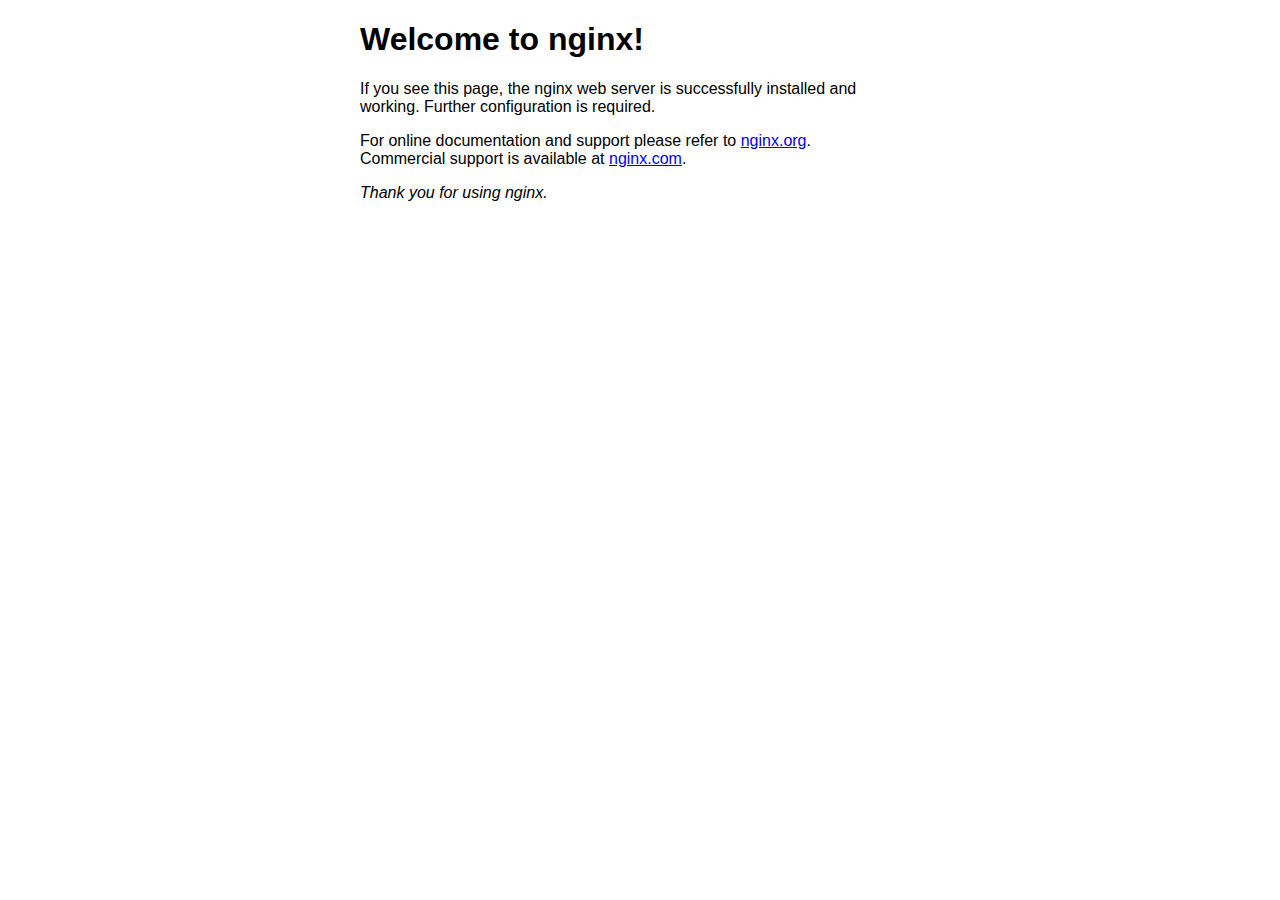
<file: nginx/html/index.html>
<!DOCTYPE html>
<html>
<head>
<title>Welcome to nginx!</title>
<style>
    body {
        width: 35em;
        margin: 0 auto;
        font-family: Tahoma, Verdana, Arial, sans-serif;
    }
</style>
</head>
<body>
<h1>Welcome to nginx!</h1>
<p>If you see this page, the nginx web server is successfully installed and
working. Further configuration is required.</p>

<p>For online documentation and support please refer to
<a href="http://nginx.org/">nginx.org</a>.<br/>
Commercial support is available at
<a href="http://nginx.com/">nginx.com</a>.</p>

<p><em>Thank you for using nginx.</em></p>
</body>
</html>
</file>
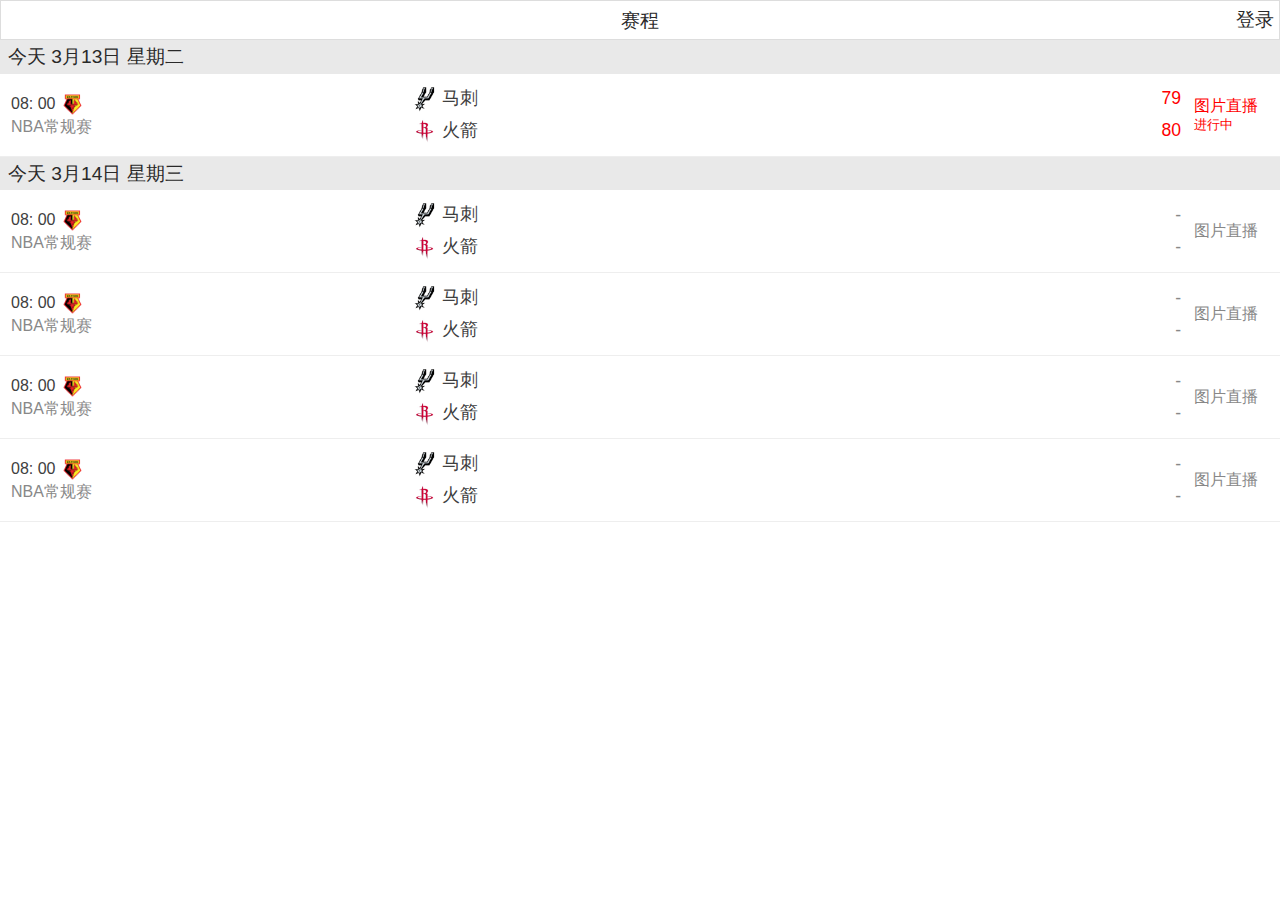
<file: thinkphp/public/static/live/index.html>
<!DOCTYPE html>
<html>
<head>
    <meta charset="utf-8" />
    <meta http-equiv="X-UA-Compatible" content="IE=edge">
    <title>Sinwa图片直播</title>
    <meta name="viewport" content="width=device-width, initial-scale=1, user-scalable=no">
    <meta content="yes" name="apple-mobile-web-app-capable" />
    <meta content="black" name="apple-mobile-web-app-status-bar-style" />
    <meta content="telephone=no" name="format-detection" />
    <meta content="email=no" name="format-detection" />
    <link rel="stylesheet" type="text/css" href="assert/css/reset.css" />
    <link rel="stylesheet" type="text/css" href="assert/css/main.css" />
    <link rel="stylesheet" href="assert/iconfont/iconfont.css">
    <link rel="shortcut icon" href="./favicon.ico">
    <script src="http://apps.bdimg.com/libs/zepto/1.1.4/zepto.min.js"></script>
    <style>
        .match > h2 {
            font-size: 1.2rem;
            color: #292929;
            height: 2.1rem;
            line-height: 2.1rem;
            padding: 0 .5rem;
            background: #e9e9e9;
        }
        .match-item {
            display: flex;
            padding: 6px;
            border-bottom: 1px solid #eee;
        }
        /* .match-item:last-child {
            border: none;
        } */
        .match-item-info, .match-item-teams, .match-item-result {
            height: 70px;
            padding: 5px;
        }
        .match-item-info {
            flex: 1;
            display: flex;
            flex-direction: column;
            justify-content: center;
            color: #888;
            font-size: 1rem;
        }
        .match-item-info .match-time {
            vertical-align: middle;
            color: #404040;
        }
        .match-item-teams {
            flex: 2;
            display: flex;
            flex-direction: column;
            justify-content: center;
            font-size: 1.1rem;
            color: #404040;
        }
        .match-item-teams > div {
            display: flex;
            justify-content: space-between;
            align-items: center;
            vertical-align: middle;
            padding: 3px;
        }
        /*team的比分*/
        .match-item-teams > div span:last-child {
            color: #888;
        }
        .match-item-teams.isLive > div span:last-child {
            color: red;
        }
        /*视频是否处于直播状态*/
        .match-item .match-item-result {
            font-size: .8rem;
            width: 85px;
            display: flex;
            flex-direction: column;
            justify-content: center;
            color: #888;
        }
        .match-item .match-item-result.isLive {
            color: red;
        }
        .match-item .match-item-result > div:first-child {
            font-size: 1rem;
        }
    </style>
</head>
<body>
<div>
    <header class="header">
        赛程
        <!--用户处于登录状态时，将该按钮隐藏-->
        <a href="login.html">
            <!-- <i class="icon iconfont icon-wode my"></i> -->
            <span class="my">登录</span>
        </a>
    </header>
    <div class="content">
        <div class="match">
            <h2>今天 3月13日 星期二</h2>
            <a href="./detail.html">
                <div class="match-item">
                    <div class="match-item-info">
                        <div class="match-time">
                            08: 00
                            <img src="imgs/match.png" width="25px" height="25px" />
                        </div>
                        <div>NBA常规赛</div>
                    </div>
                    <div class="match-item-teams isLive">
                        <div>
								<span>
									<img src="imgs/team1.png" width="25px" height="25px" />
									马刺
								</span>
                            <span>79</span>
                        </div>
                        <div>
								<span>
									<img src="imgs/team2.png" width="25px" height="25px" />
									火箭
								</span>
                            <span>80</span>
                        </div>
                    </div>
                    <div class="match-item-result isLive">
                        <div>图片直播</div>
                        <div>进行中</div>
                    </div>
                </div>
            </a>
        </div>
        <div class="match">
            <h2>今天 3月14日 星期三</h2>

            <a href="./detail.html">
                <div class="match-item">
                    <div class="match-item-info normal-font">
                        <div class="match-time">
                            08: 00
                            <img src="imgs/match.png" width="25px" height="25px" />
                        </div>
                        <div>NBA常规赛</div>
                    </div>
                    <div class="match-item-teams">
                        <div>
								<span>
									<img src="imgs/team1.png" width="25px" height="25px" /> 马刺
								</span>
                            <span>-</span>
                        </div>
                        <div>
								<span>
									<img src="imgs/team2.png" width="25px" height="25px" /> 火箭
								</span>
                            <span>-</span>
                        </div>
                    </div>
                    <div class="match-item-result">
                        <div>图片直播</div>
                    </div>
                </div>
            </a>
            <a href="./detail.html">
                <div class="match-item">
                    <div class="match-item-info normal-font">
                        <div class="match-time">
                            08: 00
                            <img src="imgs/match.png" width="25px" height="25px" />
                        </div>
                        <div>NBA常规赛</div>
                    </div>
                    <div class="match-item-teams">
                        <div>
								<span>
									<img src="imgs/team1.png" width="25px" height="25px" /> 马刺
								</span>
                            <span>-</span>
                        </div>
                        <div>
								<span>
									<img src="imgs/team2.png" width="25px" height="25px" /> 火箭
								</span>
                            <span>-</span>
                        </div>
                    </div>
                    <div class="match-item-result">
                        <div>图片直播</div>
                    </div>
                </div>
            </a>
            <a href="./detail.html">
                <div class="match-item">
                    <div class="match-item-info normal-font">
                        <div class="match-time">
                            08: 00
                            <img src="imgs/match.png" width="25px" height="25px" />
                        </div>
                        <div>NBA常规赛</div>
                    </div>
                    <div class="match-item-teams">
                        <div>
								<span>
									<img src="imgs/team1.png" width="25px" height="25px" /> 马刺
								</span>
                            <span>-</span>
                        </div>
                        <div>
								<span>
									<img src="imgs/team2.png" width="25px" height="25px" /> 火箭
								</span>
                            <span>-</span>
                        </div>
                    </div>
                    <div class="match-item-result">
                        <div>图片直播</div>
                    </div>
                </div>
            </a>
            <a href="detail.html">
                <div class="match-item">
                    <div class="match-item-info normal-font">
                        <div class="match-time">
                            08: 00
                            <img src="imgs/match.png" width="25px" height="25px" />
                        </div>
                        <div>NBA常规赛</div>
                    </div>
                    <div class="match-item-teams">
                        <div>
								<span>
									<img src="imgs/team1.png" width="25px" height="25px" /> 马刺
								</span>
                            <span>-</span>
                        </div>
                        <div>
								<span>
									<img src="imgs/team2.png" width="25px" height="25px" /> 火箭
								</span>
                            <span>-</span>
                        </div>
                    </div>
                    <div class="match-item-result">
                        <div>图片直播</div>
                    </div>
                </div>
            </a>
        </div>
    </div>
</div>
</body>
</html>
</file>
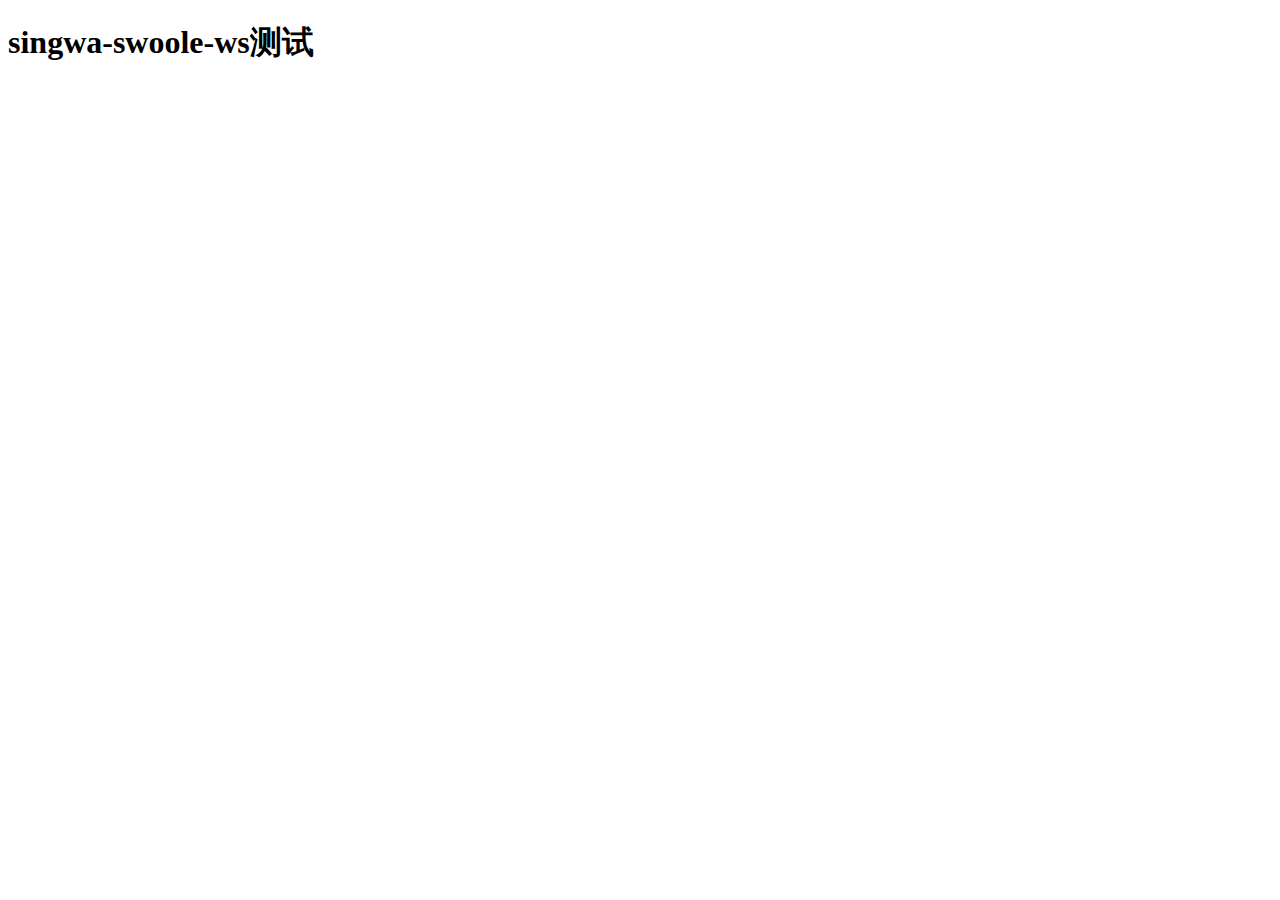
<file: demo/data/ws_client.html>
<!DOCTYPE html>
<html lang="en">
<head>
    <meta charset="UTF-8">
    <title>Title</title>
</head>
<body>
<h1>singwa-swoole-ws测试</h1>
<script>
    var wsUrl = "ws://127.0.0.1:8812";
    var websocket = new WebSocket(wsUrl);

    //实例对象的 onopen 属性
    websocket.onopen = function (evt) {
        websocket.send("hello world");
        console.log("connected-swoole-success");
    }

    //实例化 onmessage
    websocket.onmessage = function (evt) {
        console.log("ws-server-return-date:" + evt.data);
    }

    //实例化 onclose
    websocket.onclose = function (evt) {
        console.log("close")
    }

    //onerror
    websocket.onerror = function (evt, e) {
        console.log("error:" + evt.data);
    }

</script>
</body>
</html>
</file>
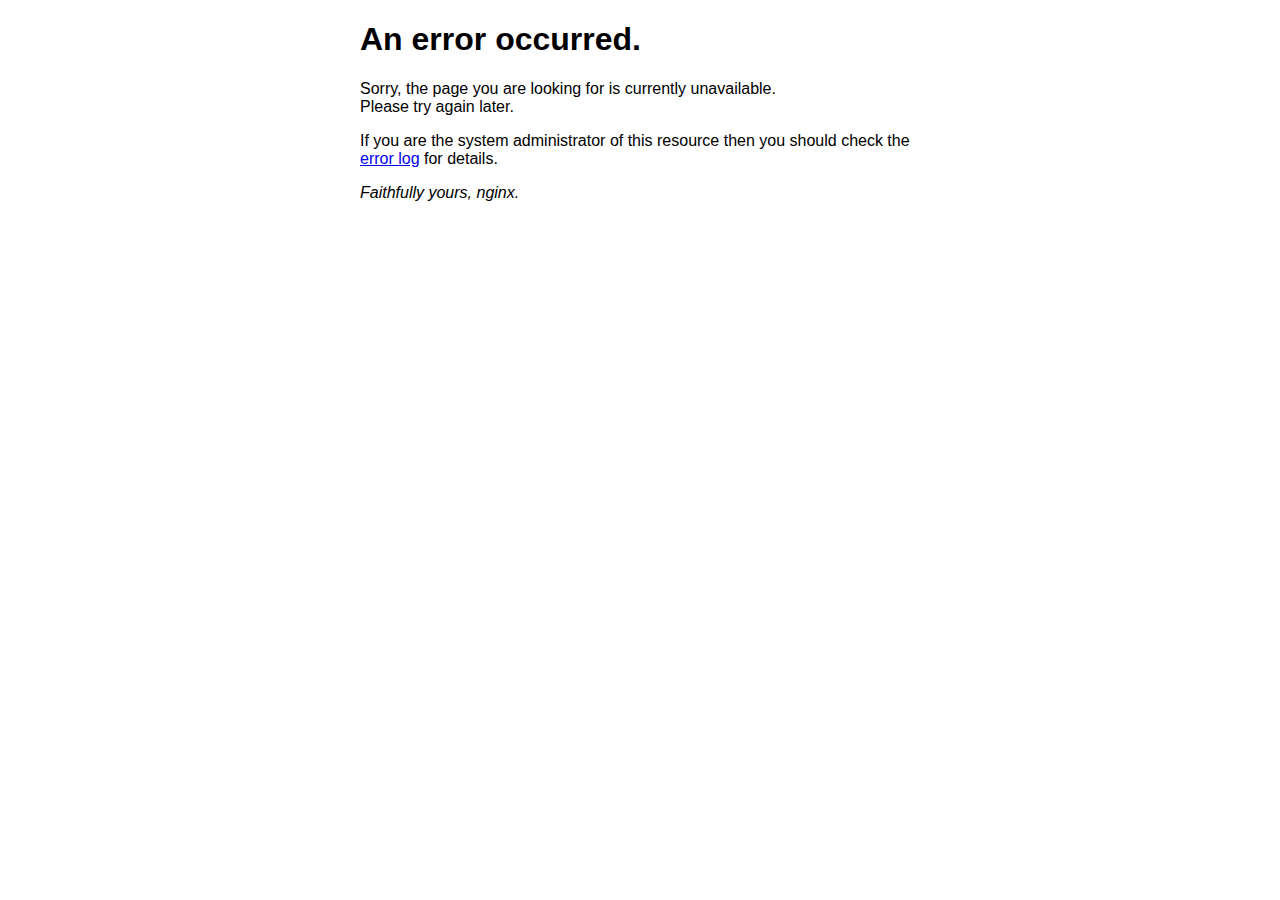
<file: nginx/html/50x.html>
<!DOCTYPE html>
<html>
<head>
<title>Error</title>
<style>
    body {
        width: 35em;
        margin: 0 auto;
        font-family: Tahoma, Verdana, Arial, sans-serif;
    }
</style>
</head>
<body>
<h1>An error occurred.</h1>
<p>Sorry, the page you are looking for is currently unavailable.<br/>
Please try again later.</p>
<p>If you are the system administrator of this resource then you should check
the <a href="http://nginx.org/r/error_log">error log</a> for details.</p>
<p><em>Faithfully yours, nginx.</em></p>
</body>
</html>
</file>
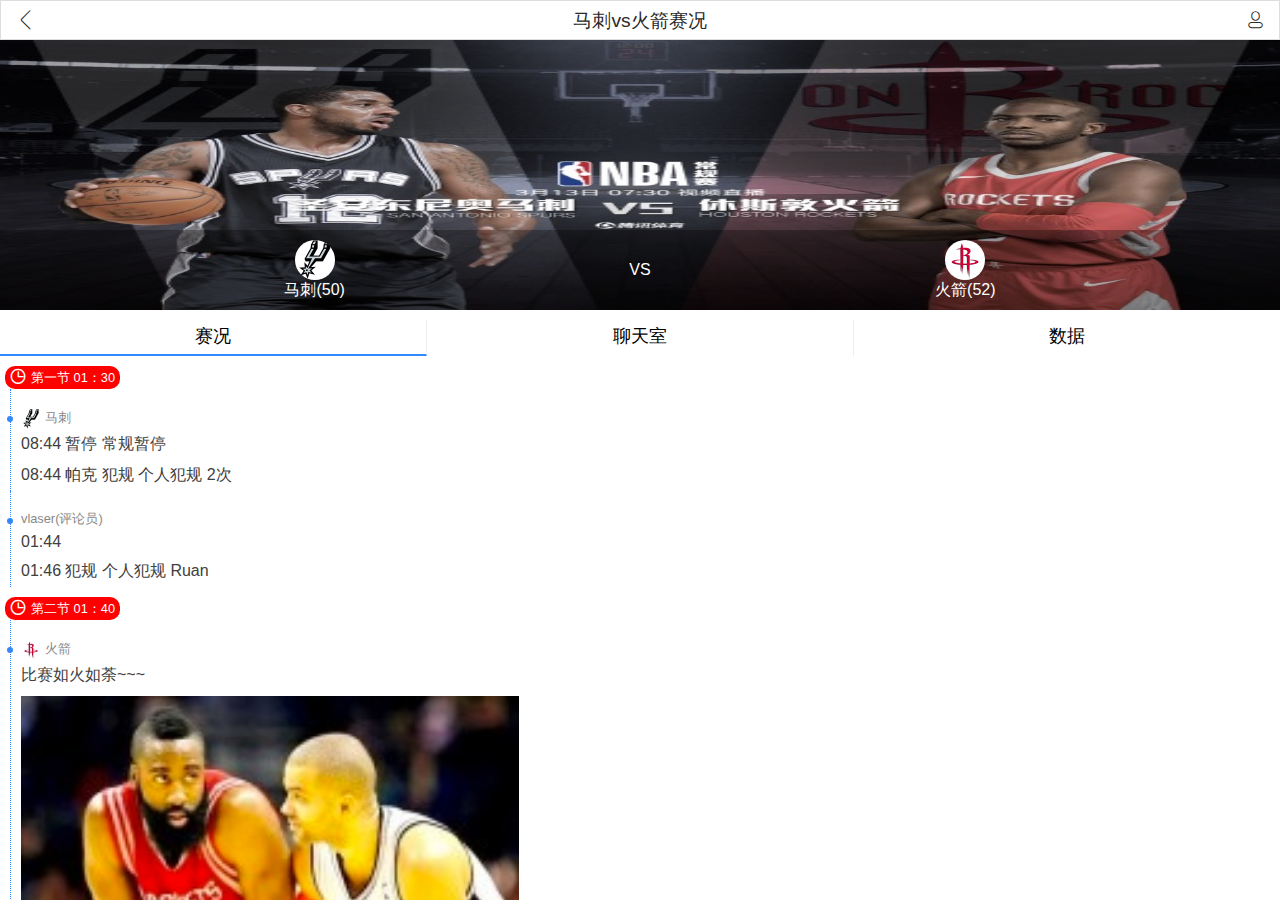
<file: thinkphp/public/static/live/detail.html>
<!DOCTYPE html>
<html>

<head>
    <meta charset="utf-8" />
    <meta http-equiv="X-UA-Compatible" content="IE=edge">
    <title>图片直播 - 详情</title>
    <meta name="viewport" content="width=device-width, initial-scale=1, user-scalable=no">
    <meta content="yes" name="apple-mobile-web-app-capable" />
    <meta content="black" name="apple-mobile-web-app-status-bar-style" />
    <meta content="telephone=no" name="format-detection" />
    <meta content="email=no" name="format-detection" />
    <link rel="stylesheet" type="text/css" href="assert/css/reset.css" />
    <link rel="stylesheet" type="text/css" href="assert/css/main.css" />
    <link rel="stylesheet" href="assert/iconfont/iconfont.css">
    <link rel="shortcut icon" href="favicon.ico">
    <script src="http://apps.bdimg.com/libs/zepto/1.1.4/zepto.min.js"></script>
    <script src="./js/live.js"></script>
    <script src="./js/chart-push.js"></script>
    <script src="./js/chart.js"></script>
    <style>
        /*详情界面保持上部分静止，下面滚动; 同样利用flex布局 poster自然高度， tab-nav自然高度， tab-block填满剩余部分*/
        .poster {
            position: relative;
        }
        .post-img {
            height: 30vh;
            width: 100%;
        }
        .poster-title {
            position: absolute;
            bottom: 0;
            display: flex;
            align-items: center;
            color: #fff;
            width: 100%;
            height: 80px;
            /*这里不要使用opacity属性，文字也会继承透明属性，使用rgpa*/
            background: rgba(0, 0, 0, 0.3);
        }
        .poster-title-team {
            flex: 1;
            text-align: center;
        }
        .poster-title-team img {
            border-radius: 50%;
        }
        /* ************************tab 切换******************************* */
        .tab-nav {
            display: flex;
            margin-top: 5px;
            padding: 5px 0;
            text-align: center;
        }
        .tab-nav > div {
            flex: 1;
            line-height: 2rem;
            font-size: 1.1rem;
            text-align: center;
            border-right: 1px solid #eee;
            padding-bottom: 2px;
        }
        .tab-nav > div:last-child {
            border: none;
        }
        .tab-nav > div.active {
            border-bottom: 2px solid #38f;
        }
        .tab-block {
            flex: 1;
            overflow-y: scroll;
        }

        /******************赛况 frame时间片段的意思*****************/
        .frame {
            padding: 5px;
        }
        /*加强时间icon的效果*/
        .frame .icon {
            font-weight: bold;
            margin-right: 5px;
        }
        .frame-header {
            font-size: 0.8rem;
            display: inline-block;
            padding: 2px 5px;
            background: red;
            color: #fff;
            border-radius: 10px;
        }
        .frame-item {
            position: relative;
            margin-left: 5px;
            border-left: 1px dotted #38f;
            padding: 20px 10px 0;
        }
        .frame-item > p {
            font-size: 1rem;
            color: #404040;
            padding: 5px 0;
        }
        .frame-dot {
            position: absolute;
            width: 6px;
            height: 6px;
            background: #38f;
            border-radius: 50%;
            left: -4px;
            top: 27px;
        }
        .frame-item-author {
            color: #888;
            font-size: 0.8rem;
            vertical-align: middle;
        }
        /* *************** 评论 ****************  */
        .comments {
            /*为评论输入框留位置，由于输入框是绝对定位*/
            padding-bottom: 50px;
        }
        .comment-form {
            position: fixed;
            bottom: 0;
            left: 0;
            width: 100%;
            height: 50px;
        }
        .comment-form input {
            background:ghostwhite;
            border-top: 1px solid #eee;
            outline: none;
            padding: 5px 10px;
            width: 100%;
            height: 100%;
        }
        .comment {
            font-size: 1rem;
            line-height: 1.5rem;
            margin: 5px 10px;
        }
        .comment > span:first-child {
            color: #38f;
        }


        /*比赛数据*/
        .match-data {
            background: #eee;
        }
        .match-data > div {
            background: #fff;
            margin-bottom: 10px;
            padding: 10px;
        }
        .match-score {
            display: flex;
            flex-direction: row;
            align-items: center;
            text-align: center;
        }
        .match-team-info {
            flex: 1;
        }
        .match-team-info img {
            margin-bottom: 5px;
        }
        .match-score-result {
            flex: 3;
        }
        .match-score-result > div {
            margin: 5px 0;
        }
        .sub-title {
            font-size: 1.1rem;
            font-weight: bold;
        }
        .match-report-row {
            display: flex;
            height: 40px;
            line-height: 40px;
            text-align: center;
            align-items: center;
        }
        .match-report-row.row-title {
            border-bottom: 1px solid #eee;
            color: #888;
            font-size: .8rem;
        }
        .match-report-row span {
            flex: 1;
        }
        .match-report-row span:first-child {
            text-align: left;
        }
        .match-report-row span:last-child {
            text-align: right;
        }

        /* 本场最佳 */
        .mvp > div {
            margin: 10px 0;
            display: flex;
            justify-content: space-between;
            align-items: center;
        }
        .mvp-score {
            display: flex;
            font-size: 1.1rem;
            text-align: center;
            justify-content: space-between;
            align-items: center
        }
        .mvp-score span {
            margin: 0 10px;
        }
        .mvp-score-label {
            font-size: .8rem;
            color: #888;
        }
        .mvp-player {
            flex: 1;
            display: flex;
            align-items: center;
        }
        /*让第二个球员的信息，靠右*/
        .mvp-player:last-child {
            justify-content: flex-end;
        }
        .mvp-player-info {
            margin: 0 5px;
            font-size: .8rem;
            color: #888;
        }
        .mvp-player img {
            border-radius: 50%;
        }
    </style>
</head>

<body>
<header class="header xxl-font">
    <i class="icon iconfont icon-fanhui back" id="back"></i>
    马刺vs火箭赛况
    <!--用户处于登录状态时，将该按钮隐藏-->
    <a href="login.html">
        <i class="icon iconfont icon-wode my"></i>
    </a>
</header>
<div class="content">
    <div class="poster">
        <img src="imgs/match-poster.png" class="post-img" />
        <div class="poster-title">
            <div class="poster-title-team">
                <img src="imgs/team1.png" width="40px" height="40px">
                <div>马刺(50)</div>
            </div>
            <div>VS</div>
            <div class="poster-title-team">
                <img src="imgs/team2.png" width="40px" height="40px">
                <div>火箭(52)</div>
            </div>
        </div>
    </div>
    <div class="tab-nav">
        <div class="active">赛况</div>
        <div>聊天室</div>
        <div>数据</div>
    </div>
    <div class="tab-block">
        <div id="match-result">
            <div class="frame">
                <h3 class="frame-header">
                    <i class="icon iconfont icon-shijian"></i>第一节 01：30
                </h3>
                <div class="frame-item">
                    <span class="frame-dot"></span>
                    <div class="frame-item-author">
                        <img src="imgs/team1.png" width="20px" height="20px" /> 马刺
                    </div>
                    <p>08:44 暂停 常规暂停</p>
                    <p>08:44 帕克 犯规 个人犯规 2次</p>
                </div>
                <div class="frame-item">
                    <span class="frame-dot"></span>
                    <div class="frame-item-author">
                        vlaser(评论员)
                    </div>
                    <p>01:44 </p>
                    <p>01:46 犯规 个人犯规 Ruan</p>
                </div>
            </div>
            <div class="frame">
                <h3 class="frame-header">
                    <i class="icon iconfont icon-shijian"></i>第二节 01：40
                </h3>
                <div class="frame-item">
                    <span class="frame-dot"></span>
                    <div class="frame-item-author">
                        <img src="imgs/team2.png" width="20px" height="20px" /> 火箭
                    </div>
                    <p>比赛如火如荼~~~</p>
                    <p>
                        <img src="imgs/1.png" width="40%" />
                    </p>
                </div>
                <div class="frame-item">
                    <span class="frame-dot"></span>
                    <div class="frame-item-author">
                        vlaser(评论员)
                    </div>
                    <p>08:44:41 火箭队请求暂停 常规暂停</p>
                    <p>08:44:40 哈登进攻犯规 个人犯规3次</p>
                </div>
            </div>
        </div>
        <div id="comments" class="hidden comments">
            <div class="comment">
                <span>xixi</span>
                <span>赞~</span>
            </div>
            <div class="comment-form">
                <input id="discuss-box" type="text" placeholder="别憋着，说点啥~~ 回车既发射"></input>
            </div>
        </div>
        <div id="match-data" class="hidden match-data">
            <div class="match-score">
                <div class="match-team-info">
                    <img src="imgs/team1.png" width="40px" height="40px" />
                    <div>火箭</div>
                </div>
                <div class="match-score-result">
                    <div style="font-size: .8rem;color: red;">第一小节 01：40</div>
                    <div style="font-size: 1.2rem; color:red;">
                        <span>21</span>
                        <span>Live</span>
                        <span>22</span>
                    </div>
                    <div style="font-size: .8rem; color:#888;">NBA常规赛</div>
                </div>
                <div class="match-team-info">
                    <img src="imgs/team2.png" width="40px" height="40px" />
                    <div>雷霆</div>
                </div>
            </div>
            <div class="match-report">
                <h3 class="sub-title">赛况</h3>
                <div class="match-report-row row-title">
                    <span>球队</span>
                    <span>1TH</span>
                    <span>2TH</span>
                    <span>3TH</span>
                    <span>4TH</span>
                    <span>总分</span>
                </div>
                <div class="match-report-row">
                    <span><img src="imgs/team1.png" width="30px" height="30px" /></span>
                    <span>20</span>
                    <span>-</span>
                    <span>-</span>
                    <span>20</span>
                    <span>40</span>
                </div>
                <div class="match-report-row">
						<span>
							<img src="imgs/team2.png" width="30px" height="30px" />
						</span>
                    <span>15</span>
                    <span>-</span>
                    <span>-</span>
                    <span>30</span>
                    <span>40</span>
                </div>
            </div>
            <div class="mvp">
                <h3 class="sub-title">本场最佳</h3>
                <div>
                    <div class="mvp-player">
                        <img src="imgs/pa.png" width="50px;" height="40px" />
                        <div class="mvp-player-info">
                            <div>9</div>
                            <div>帕克</div>
                        </div>
                    </div>
                    <div class="mvp-score">
                        <span>10</span>
                        <span class="mvp-score-label">得分</span>
                        <span>12</span>
                    </div>
                    <div class="mvp-player">
                        <div class="mvp-player-info">
                            <div>13</div>
                            <div>哈登</div>
                        </div>
                        <img src="imgs/ha.png" width="50px;" height="40px" />
                    </div>
                </div>
                <div>
                    <div class="mvp-player">
                        <img src="imgs/pa.png" width="50px;" height="40px" />
                        <div class="mvp-player-info">
                            <div>9</div>
                            <div>帕克</div>
                        </div>
                    </div>
                    <div class="mvp-score"><span>10</span><span class="mvp-score-label">助攻</span><span>9</span></div>
                    <div class="mvp-player">
                        <div class="mvp-player-info">
                            <div>3</div>
                            <div>保罗</div>
                        </div>
                        <img src="imgs/bao.png" width="50px;" height="40px" />
                    </div>
                </div>
            </div>
        </div>
    </div>
</div>
<script>
    $(function () {
        window.onload = function () {
            var $nav = $('.tab-nav div');
            var $content = $('.tab-block > div');
            var $back = $('#back');

            /*切换tab*/
            $nav.on('click', function () {
                var $this = $(this);
                var $t = $this.index();
                $nav.removeClass();
                $this.addClass('active');
                $content.css('display', 'none');
                $content.eq($t).css('display', 'block');
            });

            $back.on('click', function () {
                window.history.back();
            });
        }
    });
</script>
</body>
</html>
</file>
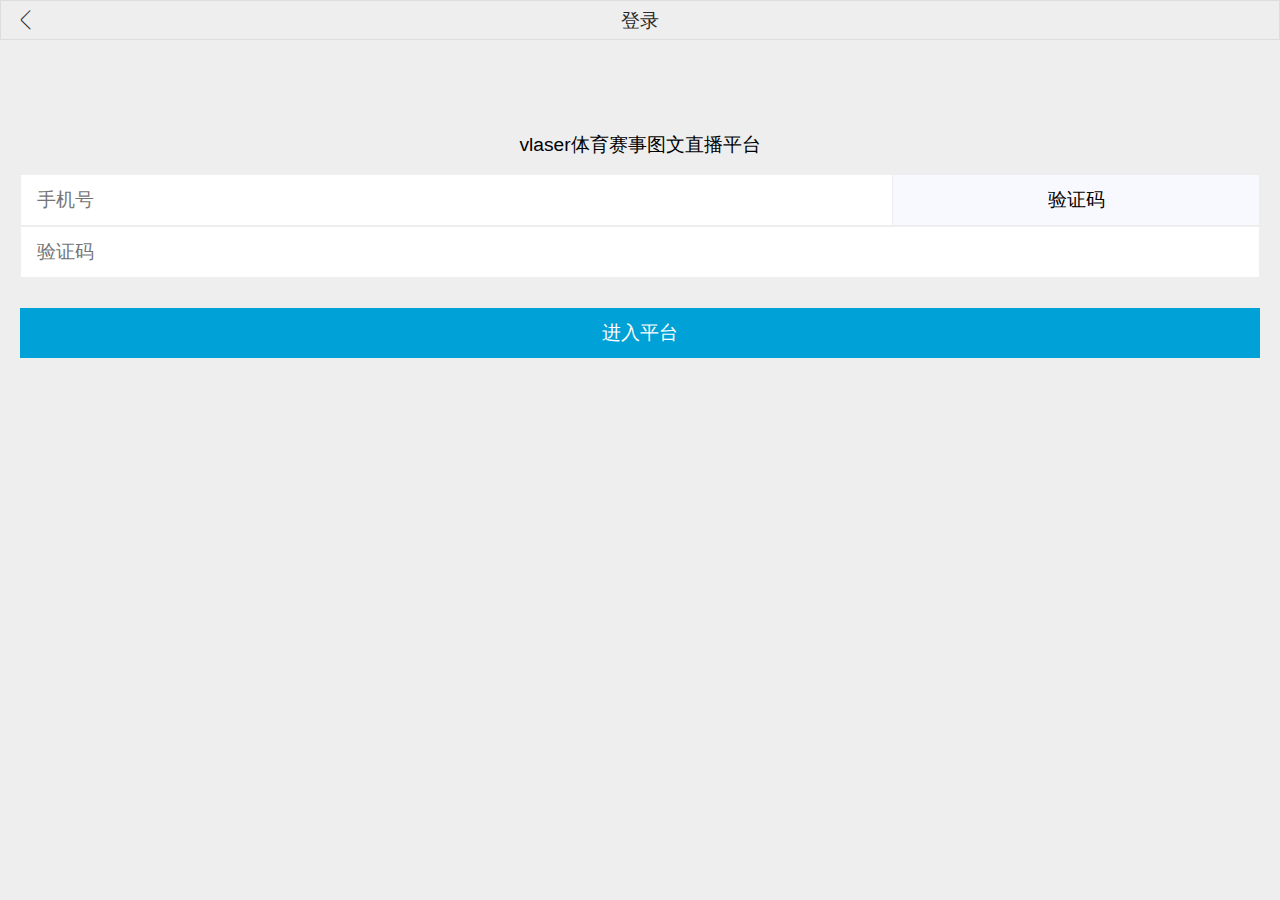
<file: thinkphp/public/static/live/login.html>
<!DOCTYPE html>
<html>

<head>
    <meta charset="utf-8" />
    <meta http-equiv="X-UA-Compatible" content="IE=edge">
    <title>图片直播 - 登录</title>
    <meta name="viewport" content="width=device-width, initial-scale=1, user-scalable=no">
    <meta content="yes" name="apple-mobile-web-app-capable" />
    <meta content="black" name="apple-mobile-web-app-status-bar-style" />
    <meta content="telephone=no" name="format-detection" />
    <meta content="email=no" name="format-detection" />
    <link rel="stylesheet" type="text/css" href="assert/css/reset.css" />
    <link rel="stylesheet" type="text/css" href="assert/css/main.css" />
    <link rel="stylesheet" href="assert/iconfont/iconfont.css">
    <link rel="shortcut icon" href="./favicon.ico">
    <script src="http://apps.bdimg.com/libs/zepto/1.1.4/zepto.min.js"></script>
    <style>
        body {
            background: #eee;
        }
        .login {
            text-align: center;
            margin-top: 8vh;
            padding: 20px;
        }
        .login h2 {
            font-size: 1.2rem;
            margin-bottom: 1rem;
        }
        .login-item {
            font-size: 0;
            background: #fff;
            padding-left: 1rem;
            border: 1px solid #eee;
        }
        /*避免两个输入框间的border重叠*/
        .login-item:last-child {
            border-top: 0;
        }
        input, button {
            width: 100%;
            border: none;
            outline: none;
            height: 50px;
            line-height: 50px;
            font-size: 1.2rem;
            color: #333;
            background: transparent;
        }
        .phone-num {
            width: 70%;
        }
        /*获取验证码的button*/
        .login-item button {
            width: 30%;
            padding: 0 10px;
            background: none;
            color: inherit;
            display: inline-block;
            background: ghostwhite;
            border-left: 1px solid #eee;
        }
        .submit-btn {
            background: #00a1d6;
            width: 100%;
            color: #fff;
            margin-top: 30px;
        }

    </style>
</head>

<body>
<header class="header xxl-font">
    <i class="icon iconfont icon-fanhui back" id="back"></i>
    登录
</header>
<form class="login">
    <h2>vlaser体育赛事图文直播平台</h2>
    <div class="login-item">
        <input type="text" placeholder="手机号" class="phone-num" name="phoneNum"/>
        <button id="authCodeBtn">验证码</button>
    </div>
    <div class="login-item">
        <input type="text" placeholder="验证码" name="authCode" />
    </div>
    <button type="submit" class="submit-btn" id="submit-btn">进入平台</button>
</form>
<script>
    $(function () {
        var $back = $('#back');
        var $authCodeBtn = $('#authCodeBtn');
        var $submitBtn = $('#submit-btn');

        // 获取验证吗
        $authCodeBtn.on('click', function (event) {
            var phone_num = $("input[name = 'phoneNum']").val();
            var url = "http://127.0.0.1:8811/?s=index/Send&phone_num="+phone_num;
            $('#authCodeBtn').html('已发送').attr('disabled', true);
            //回调之后恢复正常，将disabled属性去掉
            $.get(url, function(data){
                // todo
            }, 'json');
        });

        // 提交表单
        $submitBtn.on('click', function (event) {
            event.preventDefault();
            var formData = $('form').serialize();
            // TODO: 请求后台接口跳转界面，前端跳转或者后台跳
            $.get("http://127.0.0.1:8811?s=index/Login/index&"+formData, function (data) {
                console.log(formData);
            }, 'json');
        });

        // 返回上一页
        $back.on('click', function (e) {
            window.history.back();
        });
    });
</script>
</body>

</html>
</file>
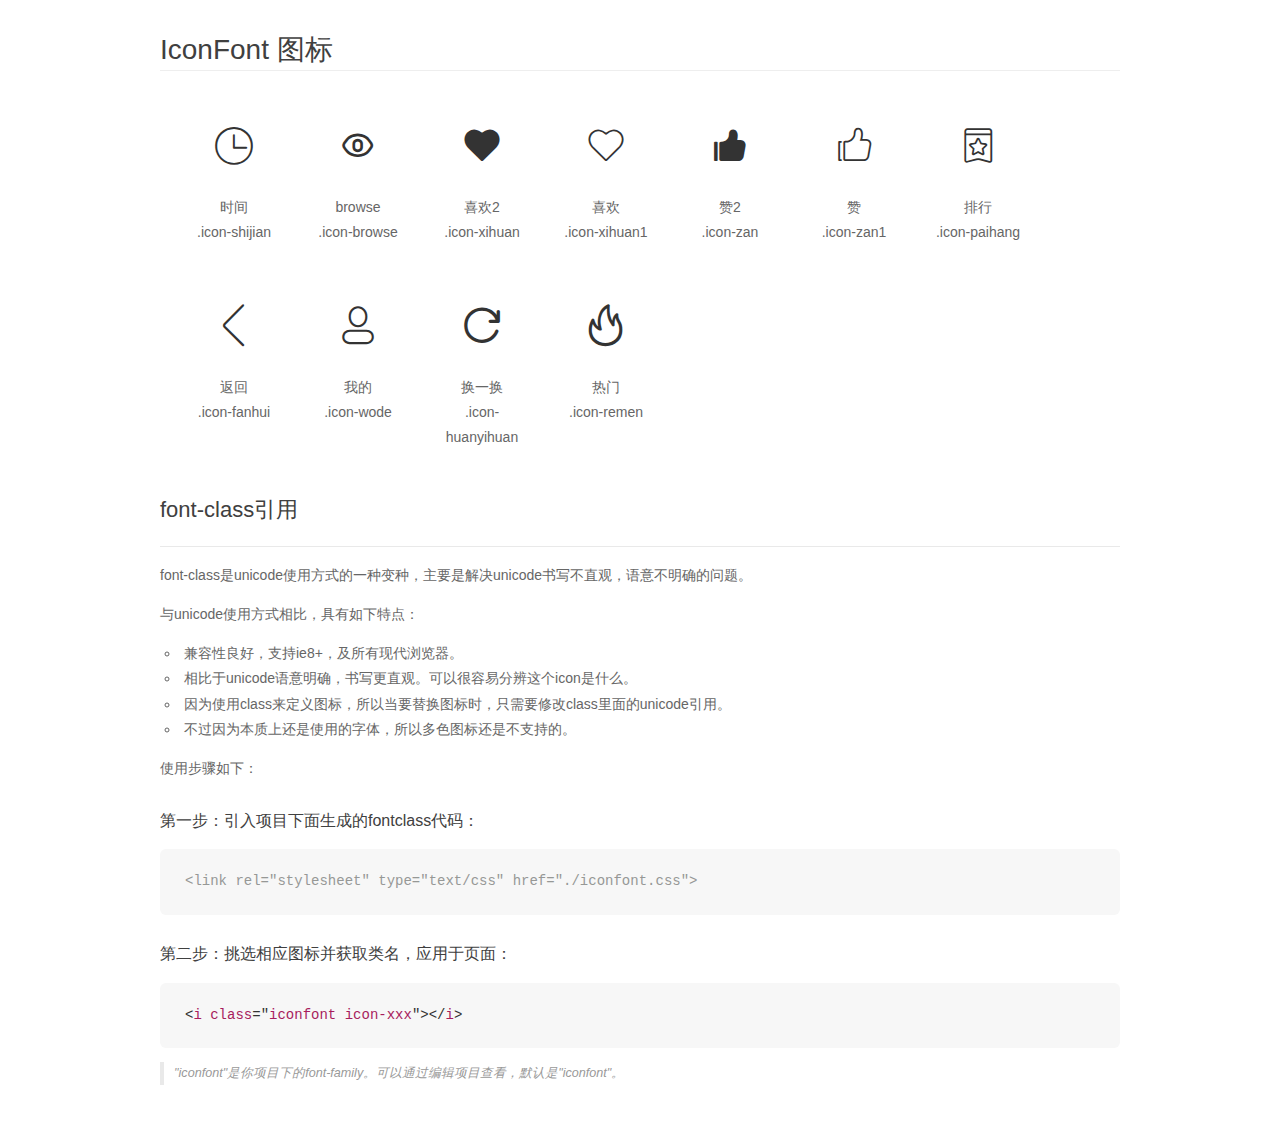
<file: thinkphp/public/static/live/assert/iconfont/demo_fontclass.html>
<!DOCTYPE html>
<html>
<head>
    <meta charset="utf-8"/>
    <title>IconFont</title>
    <link rel="stylesheet" href="demo.css">
    <link rel="stylesheet" href="iconfont.css">
</head>
<body>
<div class="main markdown">
    <h1>IconFont 图标</h1>
    <ul class="icon_lists clear">

        <li>
            <i class="icon iconfont icon-shijian"></i>
            <div class="name">时间</div>
            <div class="fontclass">.icon-shijian</div>
        </li>

        <li>
            <i class="icon iconfont icon-browse"></i>
            <div class="name">browse</div>
            <div class="fontclass">.icon-browse</div>
        </li>

        <li>
            <i class="icon iconfont icon-xihuan"></i>
            <div class="name">喜欢2</div>
            <div class="fontclass">.icon-xihuan</div>
        </li>

        <li>
            <i class="icon iconfont icon-xihuan1"></i>
            <div class="name">喜欢</div>
            <div class="fontclass">.icon-xihuan1</div>
        </li>

        <li>
            <i class="icon iconfont icon-zan"></i>
            <div class="name">赞2</div>
            <div class="fontclass">.icon-zan</div>
        </li>

        <li>
            <i class="icon iconfont icon-zan1"></i>
            <div class="name">赞</div>
            <div class="fontclass">.icon-zan1</div>
        </li>

        <li>
            <i class="icon iconfont icon-paihang"></i>
            <div class="name">排行</div>
            <div class="fontclass">.icon-paihang</div>
        </li>

        <li>
            <i class="icon iconfont icon-fanhui"></i>
            <div class="name">返回</div>
            <div class="fontclass">.icon-fanhui</div>
        </li>

        <li>
            <i class="icon iconfont icon-wode"></i>
            <div class="name">我的</div>
            <div class="fontclass">.icon-wode</div>
        </li>

        <li>
            <i class="icon iconfont icon-huanyihuan"></i>
            <div class="name">换一换</div>
            <div class="fontclass">.icon-huanyihuan</div>
        </li>

        <li>
            <i class="icon iconfont icon-remen"></i>
            <div class="name">热门</div>
            <div class="fontclass">.icon-remen</div>
        </li>

    </ul>

    <h2 id="font-class-">font-class引用</h2>
    <hr>

    <p>font-class是unicode使用方式的一种变种，主要是解决unicode书写不直观，语意不明确的问题。</p>
    <p>与unicode使用方式相比，具有如下特点：</p>
    <ul>
        <li>兼容性良好，支持ie8+，及所有现代浏览器。</li>
        <li>相比于unicode语意明确，书写更直观。可以很容易分辨这个icon是什么。</li>
        <li>因为使用class来定义图标，所以当要替换图标时，只需要修改class里面的unicode引用。</li>
        <li>不过因为本质上还是使用的字体，所以多色图标还是不支持的。</li>
    </ul>
    <p>使用步骤如下：</p>
    <h3 id="-fontclass-">第一步：引入项目下面生成的fontclass代码：</h3>


    <pre><code class="lang-js hljs javascript"><span class="hljs-comment">&lt;link rel="stylesheet" type="text/css" href="./iconfont.css"&gt;</span></code></pre>
    <h3 id="-">第二步：挑选相应图标并获取类名，应用于页面：</h3>
    <pre><code class="lang-css hljs">&lt;<span class="hljs-selector-tag">i</span> <span class="hljs-selector-tag">class</span>="<span class="hljs-selector-tag">iconfont</span> <span class="hljs-selector-tag">icon-xxx</span>"&gt;&lt;/<span class="hljs-selector-tag">i</span>&gt;</code></pre>
    <blockquote>
        <p>"iconfont"是你项目下的font-family。可以通过编辑项目查看，默认是"iconfont"。</p>
    </blockquote>
</div>
</body>
</html>
</file>
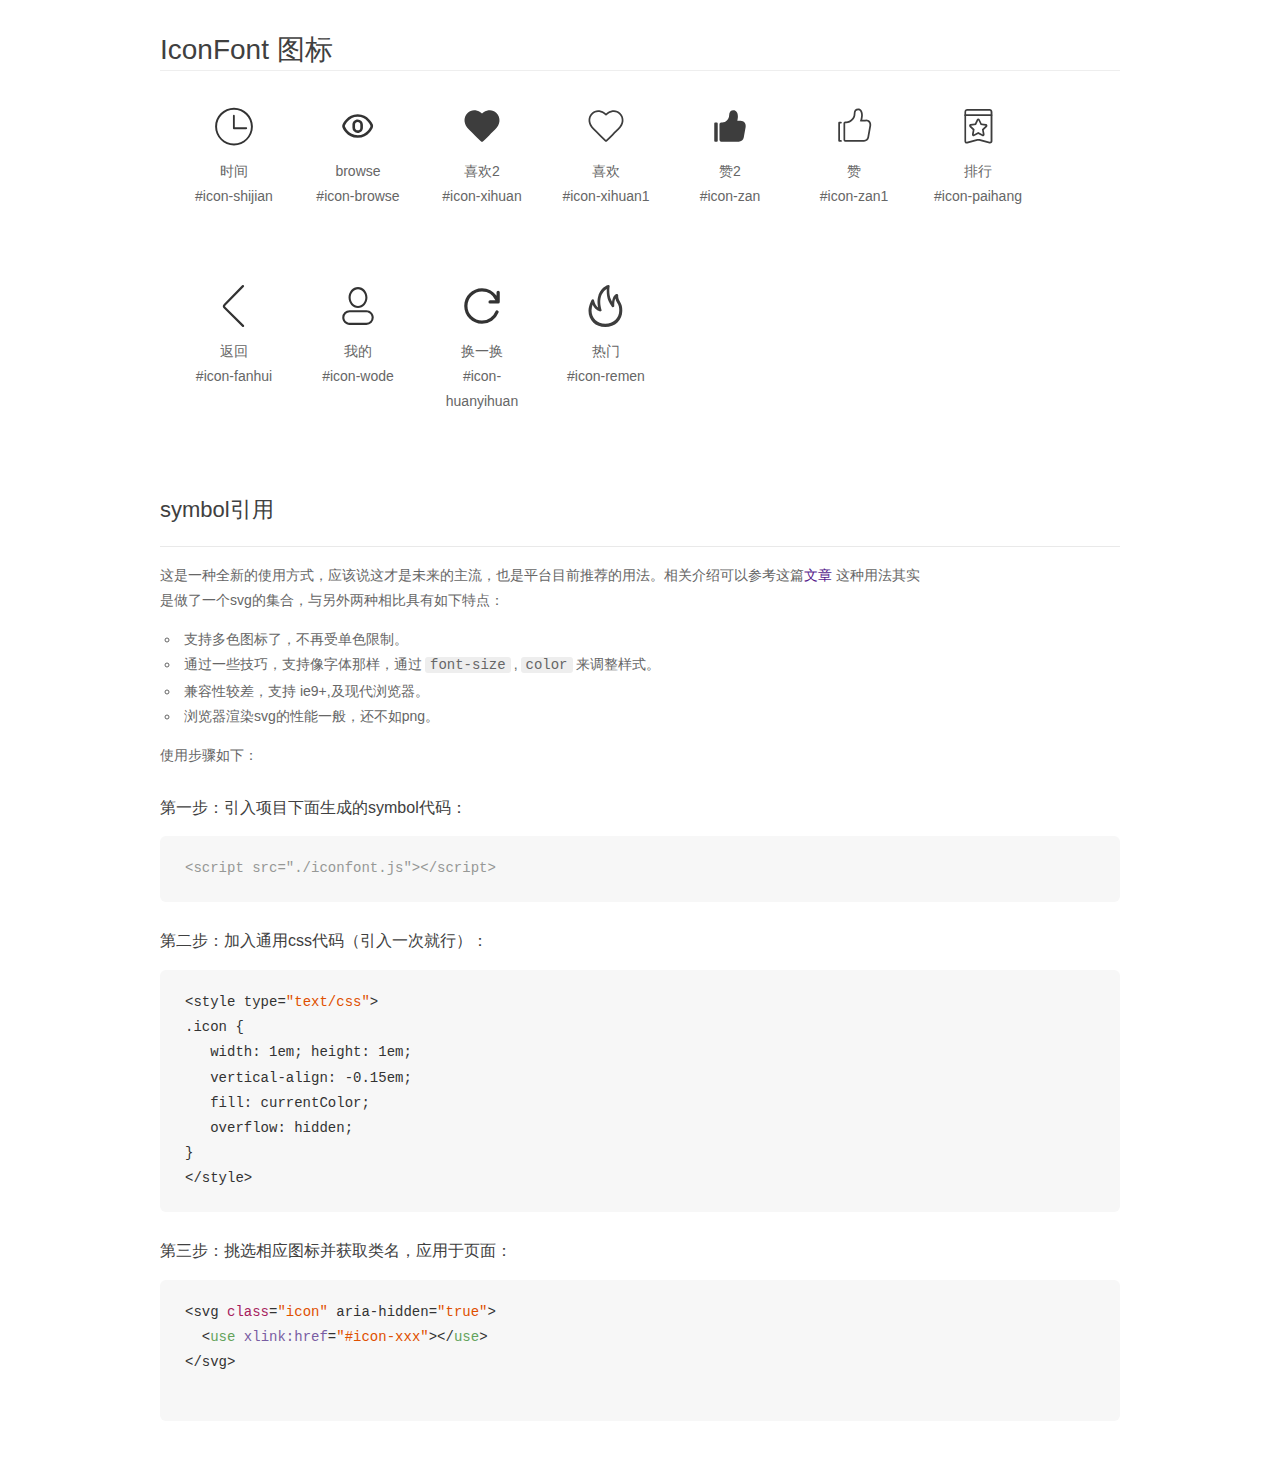
<file: thinkphp/public/static/live/assert/iconfont/demo_symbol.html>
<!DOCTYPE html>
<html>
<head>
    <meta charset="utf-8"/>
    <title>IconFont</title>
    <link rel="stylesheet" href="demo.css">
    <script src="iconfont.js"></script>

    <style type="text/css">
        .icon {
            /* 通过设置 font-size 来改变图标大小 */
            width: 1em; height: 1em;
            /* 图标和文字相邻时，垂直对齐 */
            vertical-align: -0.15em;
            /* 通过设置 color 来改变 SVG 的颜色/fill */
            fill: currentColor;
            /* path 和 stroke 溢出 viewBox 部分在 IE 下会显示
               normalize.css 中也包含这行 */
            overflow: hidden;
        }

    </style>
</head>
<body>
<div class="main markdown">
    <h1>IconFont 图标</h1>
    <ul class="icon_lists clear">

        <li>
            <svg class="icon" aria-hidden="true">
                <use xlink:href="#icon-shijian"></use>
            </svg>
            <div class="name">时间</div>
            <div class="fontclass">#icon-shijian</div>
        </li>

        <li>
            <svg class="icon" aria-hidden="true">
                <use xlink:href="#icon-browse"></use>
            </svg>
            <div class="name">browse</div>
            <div class="fontclass">#icon-browse</div>
        </li>

        <li>
            <svg class="icon" aria-hidden="true">
                <use xlink:href="#icon-xihuan"></use>
            </svg>
            <div class="name">喜欢2</div>
            <div class="fontclass">#icon-xihuan</div>
        </li>

        <li>
            <svg class="icon" aria-hidden="true">
                <use xlink:href="#icon-xihuan1"></use>
            </svg>
            <div class="name">喜欢</div>
            <div class="fontclass">#icon-xihuan1</div>
        </li>

        <li>
            <svg class="icon" aria-hidden="true">
                <use xlink:href="#icon-zan"></use>
            </svg>
            <div class="name">赞2</div>
            <div class="fontclass">#icon-zan</div>
        </li>

        <li>
            <svg class="icon" aria-hidden="true">
                <use xlink:href="#icon-zan1"></use>
            </svg>
            <div class="name">赞</div>
            <div class="fontclass">#icon-zan1</div>
        </li>

        <li>
            <svg class="icon" aria-hidden="true">
                <use xlink:href="#icon-paihang"></use>
            </svg>
            <div class="name">排行</div>
            <div class="fontclass">#icon-paihang</div>
        </li>

        <li>
            <svg class="icon" aria-hidden="true">
                <use xlink:href="#icon-fanhui"></use>
            </svg>
            <div class="name">返回</div>
            <div class="fontclass">#icon-fanhui</div>
        </li>

        <li>
            <svg class="icon" aria-hidden="true">
                <use xlink:href="#icon-wode"></use>
            </svg>
            <div class="name">我的</div>
            <div class="fontclass">#icon-wode</div>
        </li>

        <li>
            <svg class="icon" aria-hidden="true">
                <use xlink:href="#icon-huanyihuan"></use>
            </svg>
            <div class="name">换一换</div>
            <div class="fontclass">#icon-huanyihuan</div>
        </li>

        <li>
            <svg class="icon" aria-hidden="true">
                <use xlink:href="#icon-remen"></use>
            </svg>
            <div class="name">热门</div>
            <div class="fontclass">#icon-remen</div>
        </li>

    </ul>


    <h2 id="symbol-">symbol引用</h2>
    <hr>

    <p>这是一种全新的使用方式，应该说这才是未来的主流，也是平台目前推荐的用法。相关介绍可以参考这篇<a href="">文章</a>
        这种用法其实是做了一个svg的集合，与另外两种相比具有如下特点：</p>
    <ul>
        <li>支持多色图标了，不再受单色限制。</li>
        <li>通过一些技巧，支持像字体那样，通过<code>font-size</code>,<code>color</code>来调整样式。</li>
        <li>兼容性较差，支持 ie9+,及现代浏览器。</li>
        <li>浏览器渲染svg的性能一般，还不如png。</li>
    </ul>
    <p>使用步骤如下：</p>
    <h3 id="-symbol-">第一步：引入项目下面生成的symbol代码：</h3>
    <pre><code class="lang-js hljs javascript"><span class="hljs-comment">&lt;script src="./iconfont.js"&gt;&lt;/script&gt;</span></code></pre>
    <h3 id="-css-">第二步：加入通用css代码（引入一次就行）：</h3>
    <pre><code class="lang-js hljs javascript">&lt;style type=<span class="hljs-string">"text/css"</span>&gt;
.icon {
   width: <span class="hljs-number">1</span>em; height: <span class="hljs-number">1</span>em;
   vertical-align: <span class="hljs-number">-0.15</span>em;
   fill: currentColor;
   overflow: hidden;
}
&lt;<span class="hljs-regexp">/style&gt;</span></code></pre>
    <h3 id="-">第三步：挑选相应图标并获取类名，应用于页面：</h3>
    <pre><code class="lang-js hljs javascript">&lt;svg <span class="hljs-class"><span class="hljs-keyword">class</span></span>=<span class="hljs-string">"icon"</span> aria-hidden=<span class="hljs-string">"true"</span>&gt;<span class="xml"><span class="hljs-tag">
  &lt;<span class="hljs-name">use</span> <span class="hljs-attr">xlink:href</span>=<span class="hljs-string">"#icon-xxx"</span>&gt;</span><span class="hljs-tag">&lt;/<span class="hljs-name">use</span>&gt;</span>
</span>&lt;<span class="hljs-regexp">/svg&gt;
        </span></code></pre>
</div>
</body>
</html>
</file>
<file: thinkphp/public/static/live/assert/css/main.css>
body {
    font-family: -apple-system, BlinkMacSystemFont, "PingFang SC","Helvetica Neue",STHeiti,"Microsoft Yahei",Tahoma,Simsun,sans-serif;
    display: flex;
    flex-direction: column;
}
.fr {
    float: right;
}
.fl {
    float: left;
}
.hidden {
    display: none;
}
/* header content 采用该形式是为了header固定在顶部*/
.header {
    font-size: 1.2rem;
    color: #292929;
    height: 40px;
    line-height: 40px;
    text-align: center;
    border: 1px solid #ddd;
}
.content {
    display: flex;
    flex-direction: column;
    flex: 1;
    overflow-y: scroll;
}
.my {
    position: absolute;
    right: 0;
    top: 0;
    width: 50px;
    text-align: center;
    font-size: 1.2rem!important;
    color: #292929;
}
.back {
    position: absolute;
    left: 0;
    top: 0;
    width: 50px;
    text-align: center;
    font-size: 1.2rem!important;
}
</file>
<file: thinkphp/public/static/live/assert/iconfont/iconfont.css>
@font-face {font-family: "iconfont";
    src: url('iconfont.eot?t=1520838683228'); /* IE9*/
    src: url('iconfont.eot?t=1520838683228#iefix') format('embedded-opentype'), /* IE6-IE8 */
    url('[data-uri]') format('woff'),
    url('iconfont.ttf?t=1520838683228') format('truetype'), /* chrome, firefox, opera, Safari, Android, iOS 4.2+*/
    url('iconfont.svg?t=1520838683228#iconfont') format('svg'); /* iOS 4.1- */
}

.iconfont {
    font-family:"iconfont" !important;
    font-size:16px;
    font-style:normal;
    -webkit-font-smoothing: antialiased;
    -moz-osx-font-smoothing: grayscale;
}

.icon-shijian:before { content: "\e64d"; }

.icon-browse:before { content: "\e6e4"; }

.icon-xihuan:before { content: "\e86f"; }

.icon-xihuan1:before { content: "\e870"; }

.icon-zan:before { content: "\e871"; }

.icon-zan1:before { content: "\e872"; }

.icon-paihang:before { content: "\e8e6"; }

.icon-fanhui:before { content: "\e624"; }

.icon-wode:before { content: "\e62f"; }

.icon-huanyihuan:before { content: "\e653"; }

.icon-remen:before { content: "\e8f4"; }
</file>
<file: thinkphp/public/static/live/assert/iconfont/demo.css>
*{margin: 0;padding: 0;list-style: none;}
/*
KISSY CSS Reset
理念：1. reset 的目的不是清除浏览器的默认样式，这仅是部分工作。清除和重置是紧密不可分的。
2. reset 的目的不是让默认样式在所有浏览器下一致，而是减少默认样式有可能带来的问题。
3. reset 期望提供一套普适通用的基础样式。但没有银弹，推荐根据具体需求，裁剪和修改后再使用。
特色：1. 适应中文；2. 基于最新主流浏览器。
维护：玉伯<lifesinger@gmail.com>, 正淳<ragecarrier@gmail.com>
 */

/** 清除内外边距 **/
body, h1, h2, h3, h4, h5, h6, hr, p, blockquote, /* structural elements 结构元素 */
dl, dt, dd, ul, ol, li, /* list elements 列表元素 */
pre, /* text formatting elements 文本格式元素 */
form, fieldset, legend, button, input, textarea, /* form elements 表单元素 */
th, td /* table elements 表格元素 */ {
    margin: 0;
    padding: 0;
}

/** 设置默认字体 **/
body,
button, input, select, textarea /* for ie */ {
    font: 12px/1.5 tahoma, arial, \5b8b\4f53, sans-serif;
}
h1, h2, h3, h4, h5, h6 { font-size: 100%; }
address, cite, dfn, em, var { font-style: normal; } /* 将斜体扶正 */
code, kbd, pre, samp { font-family: courier new, courier, monospace; } /* 统一等宽字体 */
small { font-size: 12px; } /* 小于 12px 的中文很难阅读，让 small 正常化 */

/** 重置列表元素 **/
ul, ol { list-style: none; }

/** 重置文本格式元素 **/
a { text-decoration: none; }
a:hover { text-decoration: underline; }


/** 重置表单元素 **/
legend { color: #000; } /* for ie6 */
fieldset, img { border: 0; } /* img 搭车：让链接里的 img 无边框 */
button, input, select, textarea { font-size: 100%; } /* 使得表单元素在 ie 下能继承字体大小 */
/* 注：optgroup 无法扶正 */

/** 重置表格元素 **/
table { border-collapse: collapse; border-spacing: 0; }

/* 清除浮动 */
.ks-clear:after, .clear:after {
    content: '\20';
    display: block;
    height: 0;
    clear: both;
}
.ks-clear, .clear {
    *zoom: 1;
}

.main {
    padding: 30px 100px;
    width: 960px;
    margin: 0 auto;
}
.main h1{font-size:36px; color:#333; text-align:left;margin-bottom:30px; border-bottom: 1px solid #eee;}

.helps{margin-top:40px;}
.helps pre{
    padding:20px;
    margin:10px 0;
    border:solid 1px #e7e1cd;
    background-color: #fffdef;
    overflow: auto;
}

.icon_lists{
    width: 100% !important;

}

.icon_lists li{
    float:left;
    width: 100px;
    height:180px;
    text-align: center;
    list-style: none !important;
}
.icon_lists .icon{
    font-size: 42px;
    line-height: 100px;
    margin: 10px 0;
    color:#333;
    -webkit-transition: font-size 0.25s ease-out 0s;
    -moz-transition: font-size 0.25s ease-out 0s;
    transition: font-size 0.25s ease-out 0s;

}
.icon_lists .icon:hover{
    font-size: 100px;
}



.markdown {
    color: #666;
    font-size: 14px;
    line-height: 1.8;
}

.highlight {
    line-height: 1.5;
}

.markdown img {
    vertical-align: middle;
    max-width: 100%;
}

.markdown h1 {
    color: #404040;
    font-weight: 500;
    line-height: 40px;
    margin-bottom: 24px;
}

.markdown h2,
.markdown h3,
.markdown h4,
.markdown h5,
.markdown h6 {
    color: #404040;
    margin: 1.6em 0 0.6em 0;
    font-weight: 500;
    clear: both;
}

.markdown h1 {
    font-size: 28px;
}

.markdown h2 {
    font-size: 22px;
}

.markdown h3 {
    font-size: 16px;
}

.markdown h4 {
    font-size: 14px;
}

.markdown h5 {
    font-size: 12px;
}

.markdown h6 {
    font-size: 12px;
}

.markdown hr {
    height: 1px;
    border: 0;
    background: #e9e9e9;
    margin: 16px 0;
    clear: both;
}

.markdown p,
.markdown pre {
    margin: 1em 0;
}

.markdown > p,
.markdown > blockquote,
.markdown > .highlight,
.markdown > ol,
.markdown > ul {
    width: 80%;
}

.markdown ul > li {
    list-style: circle;
}

.markdown > ul li,
.markdown blockquote ul > li {
    margin-left: 20px;
    padding-left: 4px;
}

.markdown > ul li p,
.markdown > ol li p {
    margin: 0.6em 0;
}

.markdown ol > li {
    list-style: decimal;
}

.markdown > ol li,
.markdown blockquote ol > li {
    margin-left: 20px;
    padding-left: 4px;
}

.markdown code {
    margin: 0 3px;
    padding: 0 5px;
    background: #eee;
    border-radius: 3px;
}

.markdown pre {
    border-radius: 6px;
    background: #f7f7f7;
    padding: 20px;
}

.markdown pre code {
    border: none;
    background: #f7f7f7;
    margin: 0;
}

.markdown strong,
.markdown b {
    font-weight: 600;
}

.markdown > table {
    border-collapse: collapse;
    border-spacing: 0px;
    empty-cells: show;
    border: 1px solid #e9e9e9;
    width: 95%;
    margin-bottom: 24px;
}

.markdown > table th {
    white-space: nowrap;
    color: #333;
    font-weight: 600;

}

.markdown > table th,
.markdown > table td {
    border: 1px solid #e9e9e9;
    padding: 8px 16px;
    text-align: left;
}

.markdown > table th {
    background: #F7F7F7;
}

.markdown blockquote {
    font-size: 90%;
    color: #999;
    border-left: 4px solid #e9e9e9;
    padding-left: 0.8em;
    margin: 1em 0;
    font-style: italic;
}

.markdown blockquote p {
    margin: 0;
}

.markdown .anchor {
    opacity: 0;
    transition: opacity 0.3s ease;
    margin-left: 8px;
}

.markdown .waiting {
    color: #ccc;
}

.markdown h1:hover .anchor,
.markdown h2:hover .anchor,
.markdown h3:hover .anchor,
.markdown h4:hover .anchor,
.markdown h5:hover .anchor,
.markdown h6:hover .anchor {
    opacity: 1;
    display: inline-block;
}

.markdown > br,
.markdown > p > br {
    clear: both;
}


.hljs {
    display: block;
    background: white;
    padding: 0.5em;
    color: #333333;
    overflow-x: auto;
}

.hljs-comment,
.hljs-meta {
    color: #969896;
}

.hljs-string,
.hljs-variable,
.hljs-template-variable,
.hljs-strong,
.hljs-emphasis,
.hljs-quote {
    color: #df5000;
}

.hljs-keyword,
.hljs-selector-tag,
.hljs-type {
    color: #a71d5d;
}

.hljs-literal,
.hljs-symbol,
.hljs-bullet,
.hljs-attribute {
    color: #0086b3;
}

.hljs-section,
.hljs-name {
    color: #63a35c;
}

.hljs-tag {
    color: #333333;
}

.hljs-title,
.hljs-attr,
.hljs-selector-id,
.hljs-selector-class,
.hljs-selector-attr,
.hljs-selector-pseudo {
    color: #795da3;
}

.hljs-addition {
    color: #55a532;
    background-color: #eaffea;
}

.hljs-deletion {
    color: #bd2c00;
    background-color: #ffecec;
}

.hljs-link {
    text-decoration: underline;
}

pre{
    background: #fff;
}
</file>
